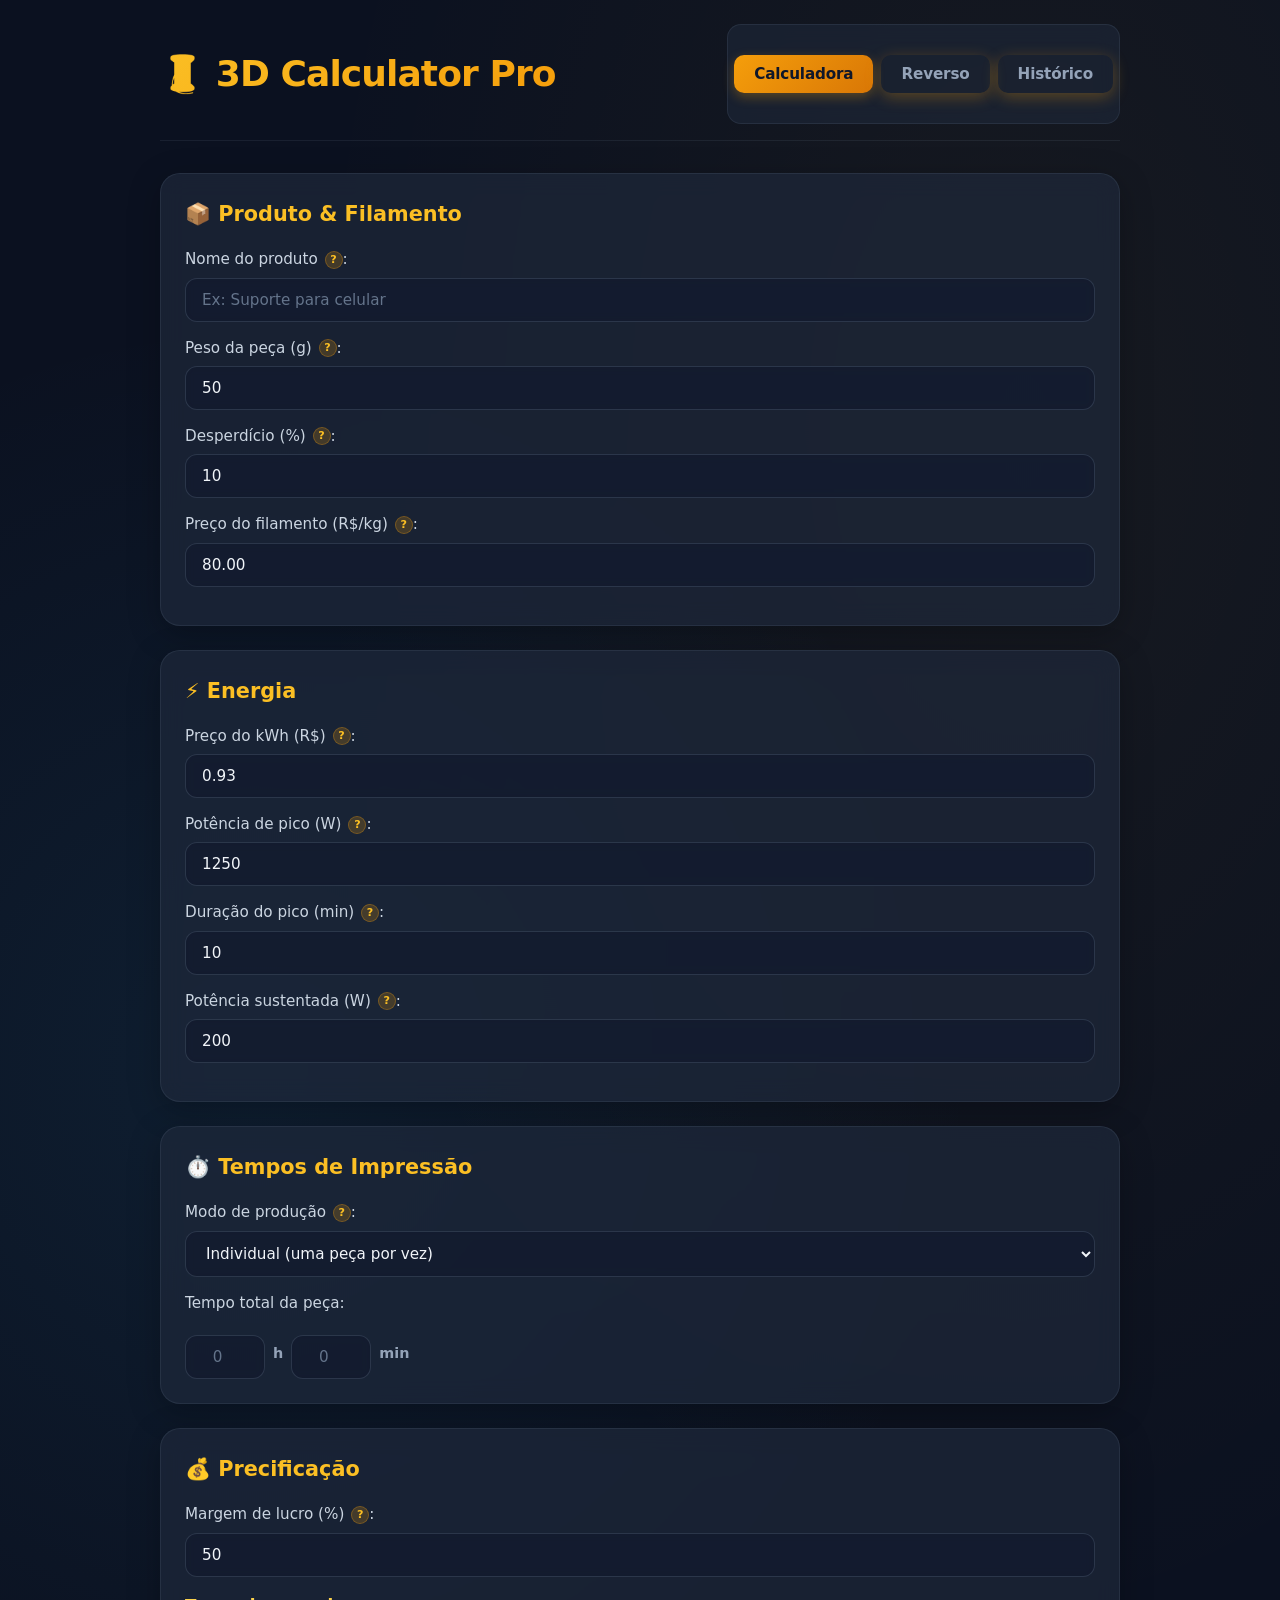
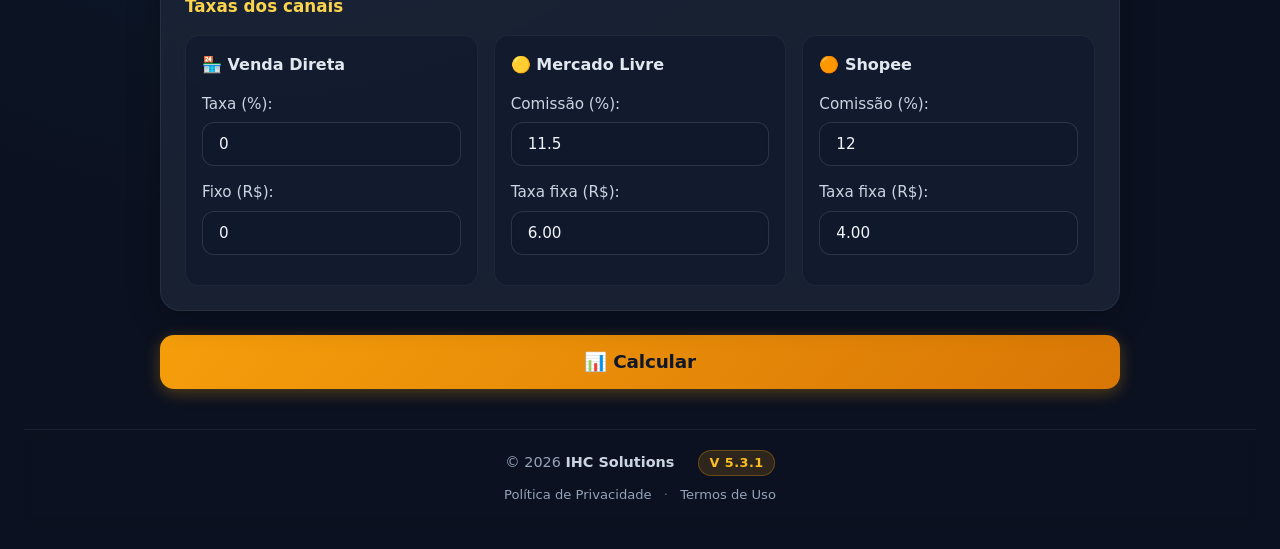
<file: index.html>
<!DOCTYPE html>
<html lang="pt-BR">
<head>
  <meta charset="UTF-8">
  <meta name="viewport" content="width=device-width, initial-scale=1.0">
  <meta name="description" content="Calculadora de custo para impressão 3D com taxas de marketplace e cálculo reverso">
  <meta name="theme-color" content="#0f172a">
  <link rel="manifest" href="/3dcalculator/manifest.json">
  <link rel="icon" href="/3dcalculator/icon-192.png">
  <link rel="apple-touch-icon" href="/3dcalculator/icon-192.png">
  <title>3D Calculator Pro</title>
  <link rel="stylesheet" href="style.css">
</head>
<body>
  <div class="container">
    <header>
      <h1>🧵 3D Calculator Pro</h1>
      <nav class="tabs">
        <button class="tab-btn active" data-tab="calc">Calculadora</button>
        <button class="tab-btn" data-tab="reverso">Reverso</button>
        <button class="tab-btn" data-tab="history">Histórico</button>
      </nav>
    </header>

    <!-- Aba Calculadora -->
    <section id="calc-tab" class="tab-content active">
      <div class="card">
        <h2>📦 Produto & Filamento</h2>
        <label>Nome do produto <span class="tooltip" data-tip="Dê um nome para identificar este produto no histórico">?</span>: <input type="text" id="nomeProduto" placeholder="Ex: Suporte para celular"></label>
        <label>Peso da peça (g) <span class="tooltip" data-tip="Peso da peça final em gramas. Pese a peça pronta com uma balança de precisão">?</span>: <input type="number" id="peso" value="50" step="0.1" inputmode="decimal"></label>
        <label>Desperdício (%) <span class="tooltip" data-tip="Porcentagem de filamento perdido (purga, torre, falhas). Recomenda-se 10%">?</span>: <input type="number" id="desperdicio" value="10" step="0.1" inputmode="decimal"></label>
        <label>Preço do filamento (R$/kg) <span class="tooltip" data-tip="Quanto você pagou no rolo de filamento. Ex: R$ 80,00 por 1kg de PETG">?</span>: <input type="number" id="precoFilamento" value="80.00" step="0.01" inputmode="decimal"></label>
      </div>

      <div class="card">
        <h2>⚡ Energia</h2>
        <label>Preço do kWh (R$) <span class="tooltip" data-tip="Valor total da sua conta de luz dividido pelo consumo. Inclui TUSD, TE e impostos">?</span>: <input type="number" id="precoKwh" value="0.93" step="0.01" inputmode="decimal"></label>
        <label>Potência de pico (W) <span class="tooltip" data-tip="Potência máxima da sua impressora durante o aquecimento. Padrão: 1250W para Creality">?</span>: <input type="number" id="potenciaPico" value="1250" inputmode="numeric"></label>
        <label>Duração do pico (min) <span class="tooltip" data-tip="Tempo que a impressora leva para aquecer a mesa e o bico. Geralmente 10 minutos">?</span>: <input type="number" id="duracaoPico" value="10" inputmode="numeric"></label>
        <label>Potência sustentada (W) <span class="tooltip" data-tip="Potência média durante a impressão. Para impressoras FDM, cerca de 200W">?</span>: <input type="number" id="potenciaSustentada" value="200" inputmode="numeric"></label>
      </div>

      <div class="card">
        <h2>⏱️ Tempos de Impressão</h2>
        <label>Modo de produção <span class="tooltip" data-tip="Individual: uma peça por vez. Lote: várias peças na mesa, rateia o custo de energia">?</span>:
          <select id="modoProducao">
            <option value="individual">Individual (uma peça por vez)</option>
            <option value="lote">Em lote (várias peças juntas)</option>
          </select>
        </label>
        <div id="tempoIndividualContainer">
          <label>Tempo total da peça:</label>
          <div class="tempo-duplo">
            <input type="number" id="tempoIndividualH" placeholder="0" min="0" class="tempo-hora" inputmode="numeric">
            <span class="tempo-separador">h</span>
            <input type="number" id="tempoIndividualM" placeholder="0" min="0" max="59" class="tempo-minuto" inputmode="numeric">
            <span class="tempo-separador">min</span>
          </div>
        </div>
        <div id="tempoLoteContainer" style="display:none;">
          <label>Quantidade de peças no lote <span class="tooltip" data-tip="Quantas peças cabem na mesa de uma vez? Informe o número total">?</span>: <input type="number" id="qtdLote" value="4" min="2" inputmode="numeric"></label>
          <label>Tempo total do lote:</label>
          <div class="tempo-duplo">
            <input type="number" id="tempoLoteTotalH" placeholder="0" min="0" class="tempo-hora" inputmode="numeric">
            <span class="tempo-separador">h</span>
            <input type="number" id="tempoLoteTotalM" placeholder="0" min="0" max="59" class="tempo-minuto" inputmode="numeric">
            <span class="tempo-separador">min</span>
          </div>
          <p class="info">⏱️ Tempo médio por peça: <strong><span id="tempoMedioLote">0:00</span></strong></p>
        </div>
      </div>

      <div class="card">
        <h2>💰 Precificação</h2>
        <label>Margem de lucro (%) <span class="tooltip" data-tip="Porcentagem que você quer ganhar sobre o custo total. 50% é um bom ponto de partida">?</span>: <input type="number" id="margemLucro" value="50" step="1" inputmode="decimal"></label>
        <h3>Taxas dos canais</h3>
        <div class="taxas-grid">
          <div>
            <strong>🏪 Venda Direta</strong>
            <label>Taxa (%): <input type="number" id="taxaDireta" value="0" step="0.1" inputmode="decimal"></label>
            <label>Fixo (R$): <input type="number" id="fixoDireta" value="0" step="0.01" inputmode="decimal"></label>
          </div>
          <div>
            <strong>🟡 Mercado Livre</strong>
            <label>Comissão (%): <input type="number" id="taxaML" value="11.5" step="0.1" inputmode="decimal"></label>
            <label>Taxa fixa (R$): <input type="number" id="fixoML" value="6.00" step="0.01" inputmode="decimal"></label>
          </div>
          <div>
            <strong>🟠 Shopee</strong>
            <label>Comissão (%): <input type="number" id="taxaShopee" value="12" step="0.1" inputmode="decimal"></label>
            <label>Taxa fixa (R$): <input type="number" id="fixoShopee" value="4.00" step="0.01" inputmode="decimal"></label>
          </div>
        </div>
      </div>

      <button id="calcularBtn">📊 Calcular</button>

      <div id="resultados" class="resultados oculto">
        <h2>📈 Resultados</h2>
        <div class="grid-resultados">
          <div class="resumo">
            <h3>🧾 Custo por peça</h3>
            <p>Filamento: R$ <span id="custoFilamento">0.00</span></p>
            <p>Energia: R$ <span id="custoEnergia">0.00</span></p>
            <p><strong>Total: R$ <span id="custoTotalPeca">0.00</span></strong></p>
          </div>
          <div class="resumo">
            <h3>⚡ Consumo de energia</h3>
            <p>Individual: <span id="consumoIndividual">0.000</span> kWh</p>
            <p>Lote (por peça): <span id="consumoLote">0.000</span> kWh</p>
            <p>Economia lote: <span id="economiaLote"></span></p>
          </div>
          <div class="resumo destaque">
            <h3>💲 Preços sugeridos</h3>
            <div id="precosCanais"></div>
          </div>
        </div>
        <button id="salvarHistoricoBtn" class="btn-secundario">💾 Salvar no histórico</button>
        <div id="feedbackMsg" class="feedback-msg oculto">✅ Salvo com sucesso!</div>
      </div>
    </section>

    <!-- Aba Reverso -->
    <section id="reverso-tab" class="tab-content">
      <div class="card">
        <h2>🔄 Cálculo Reverso</h2>
        <p class="info-reverso">Descubra se vale a pena fabricar uma peça baseado no preço que já está sendo praticado no mercado.</p>
      </div>

      <div class="card">
        <h2>🏷️ Preço de Mercado</h2>
        <label>Preço de venda observado (R$) <span class="tooltip" data-tip="Qual o preço que estão cobrando por essa peça no marketplace?">?</span>: <input type="number" id="revPrecoVenda" value="29.90" step="0.01" inputmode="decimal"></label>
        <label>Canal de venda:
          <select id="revCanal">
            <option value="direta">Venda Direta (sem taxas)</option>
            <option value="ml">Mercado Livre (11,5% + R$ 6,00)</option>
            <option value="shopee">Shopee (12% + R$ 4,00)</option>
          </select>
        </label>
      </div>

      <div class="card">
        <h2>📦 Seus Custos</h2>
        <label>Custo do filamento por peça (R$) <span class="tooltip" data-tip="Quanto de filamento é usado em cada peça, em reais. Use a calculadora normal para descobrir">?</span>: <input type="number" id="revCustoFilamento" value="2.20" step="0.01" inputmode="decimal"></label>
        <label>Custo de energia por peça (R$) <span class="tooltip" data-tip="Quanto de energia elétrica é gasto por peça, em reais">?</span>: <input type="number" id="revCustoEnergia" value="0.50" step="0.01" inputmode="decimal"></label>
        <label>Tempo de produção (minutos) <span class="tooltip" data-tip="Quanto tempo leva para imprimir uma unidade? Use para calcular seu ganho por hora">?</span>: <input type="number" id="revTempoProducao" value="60" step="1" inputmode="numeric"></label>
      </div>

      <button id="calcularReversoBtn">🔄 Calcular Viabilidade</button>

      <div id="resultadosReverso" class="resultados oculto">
        <h2>📊 Resultado da Análise</h2>
        <div class="grid-resultados">
          <div class="resumo">
            <h3>🧾 Custos</h3>
            <p>Filamento: R$ <span id="revFilamento">0.00</span></p>
            <p>Energia: R$ <span id="revEnergia">0.00</span></p>
            <p><strong>Custo total: R$ <span id="revCustoTotal">0.00</span></strong></p>
          </div>
          <div class="resumo">
            <h3>🏷️ Venda</h3>
            <p>Preço de venda: R$ <span id="revPreco">0.00</span></p>
            <p>Taxas do canal: R$ <span id="revTaxas">0.00</span></p>
            <p><strong>Valor líquido: R$ <span id="revLiquido">0.00</span></strong></p>
          </div>
          <div class="resumo destaque" id="revVereditoContainer">
            <h3>📋 Veredito</h3>
            <p id="revLucro"></p>
            <p id="revMargem"></p>
            <p id="revVeredito" class="veredito-texto"></p>
          </div>
        </div>
        <button id="salvarReversoBtn" class="btn-secundario">💾 Salvar no histórico</button>
        <div id="feedbackReversoMsg" class="feedback-msg oculto">✅ Salvo com sucesso!</div>
      </div>
    </section>

    <!-- Aba Histórico -->
    <section id="history-tab" class="tab-content">
      <div class="card">
        <h2>📋 Histórico de cálculos</h2>
        <div id="historicoLista">
          <p class="historico-vazio">📋 Nenhum cálculo salvo ainda.<br><small>Faça um cálculo e clique em "Salvar no histórico".</small></p>
        </div>
        <div class="historico-acoes-topo">
          <button id="exportarCsvBtn" class="btn-secundario btn-exportar">📥 Exportar CSV</button>
          <button id="limparHistoricoBtn" class="btn-perigo">🗑️ Limpar histórico</button>
        </div>
      </div>
    </section>
  </div>

  <footer class="footer">
    <div class="footer-content">
      <span>&copy; 2026 <strong>IHC Solutions</strong></span>
      <span class="versao">V 5.3.1</span>
    </div>
    <div class="footer-links">
      <a href="privacidade.html">Política de Privacidade</a>
      <span class="footer-separador">·</span>
      <a href="privacidade.html#termos">Termos de Uso</a>
    </div>
  </footer>

  <script src="app.js"></script>
</body>
</html>
</file>
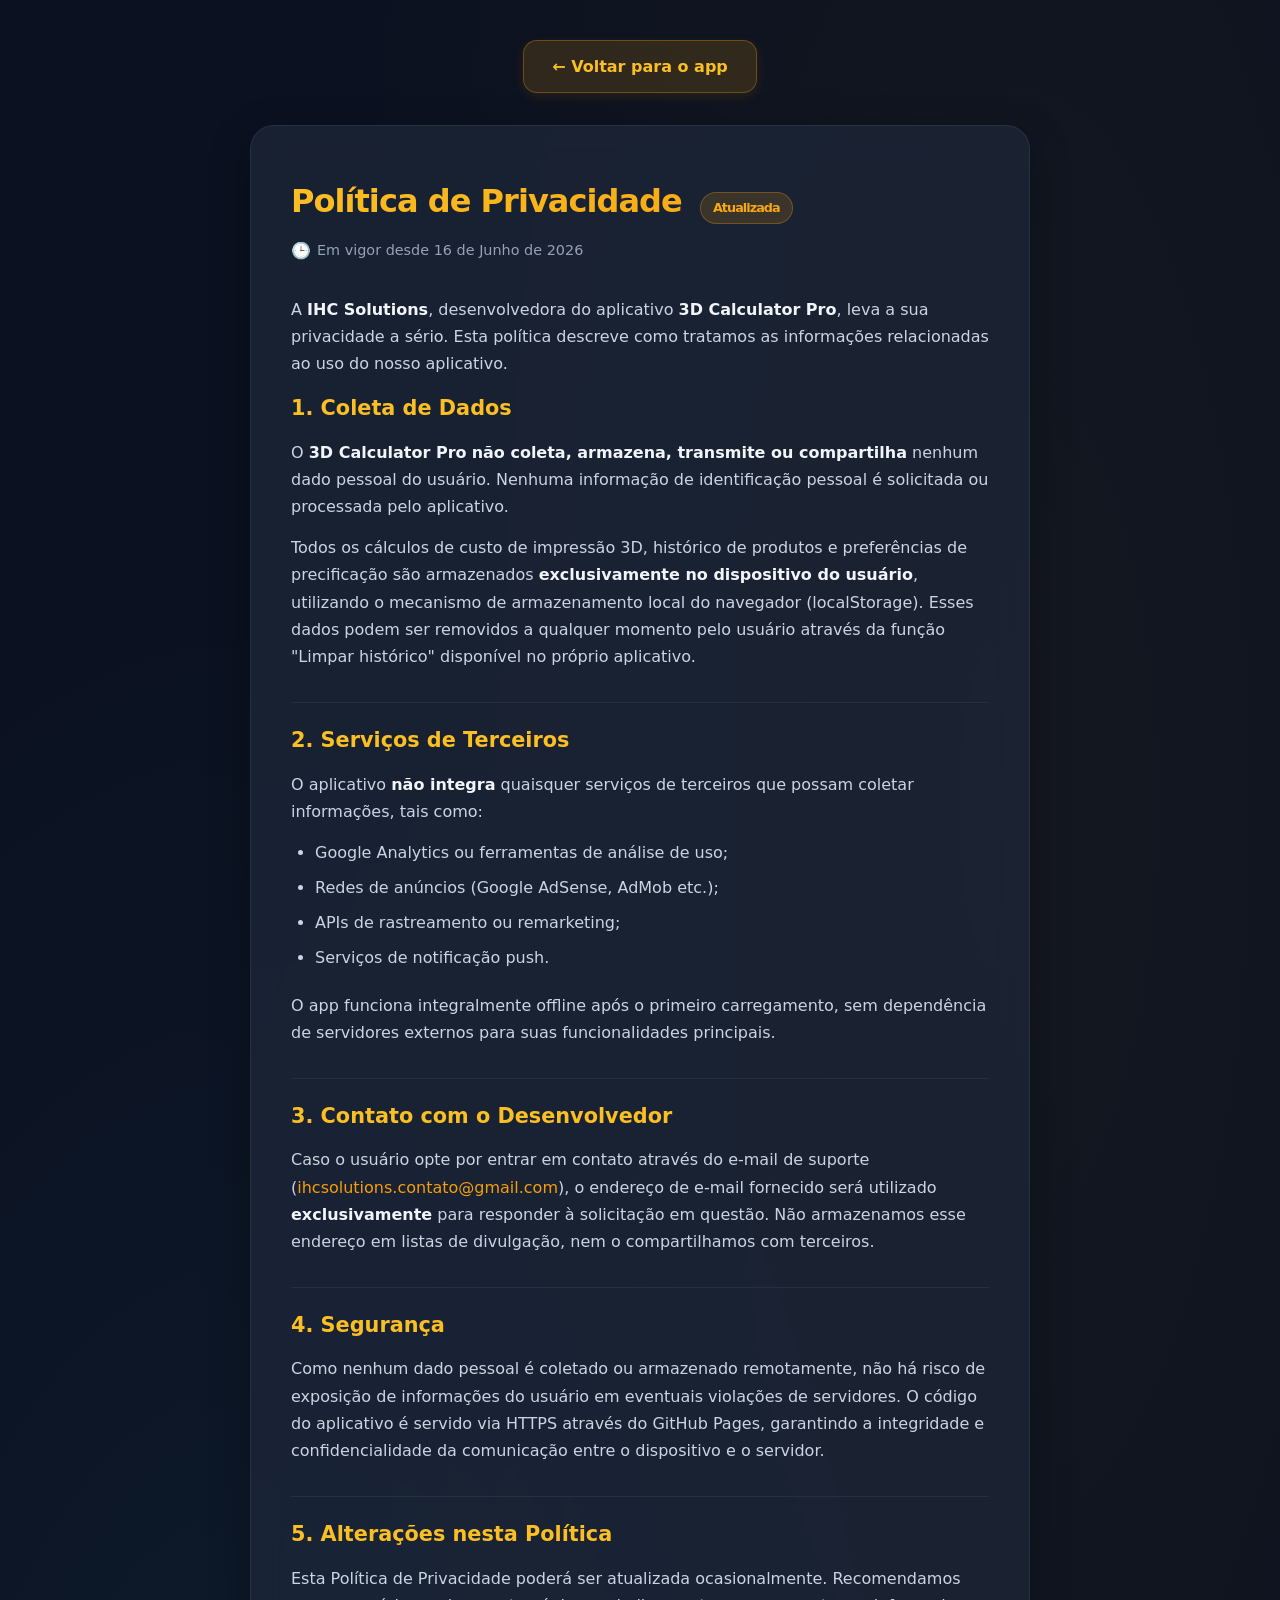
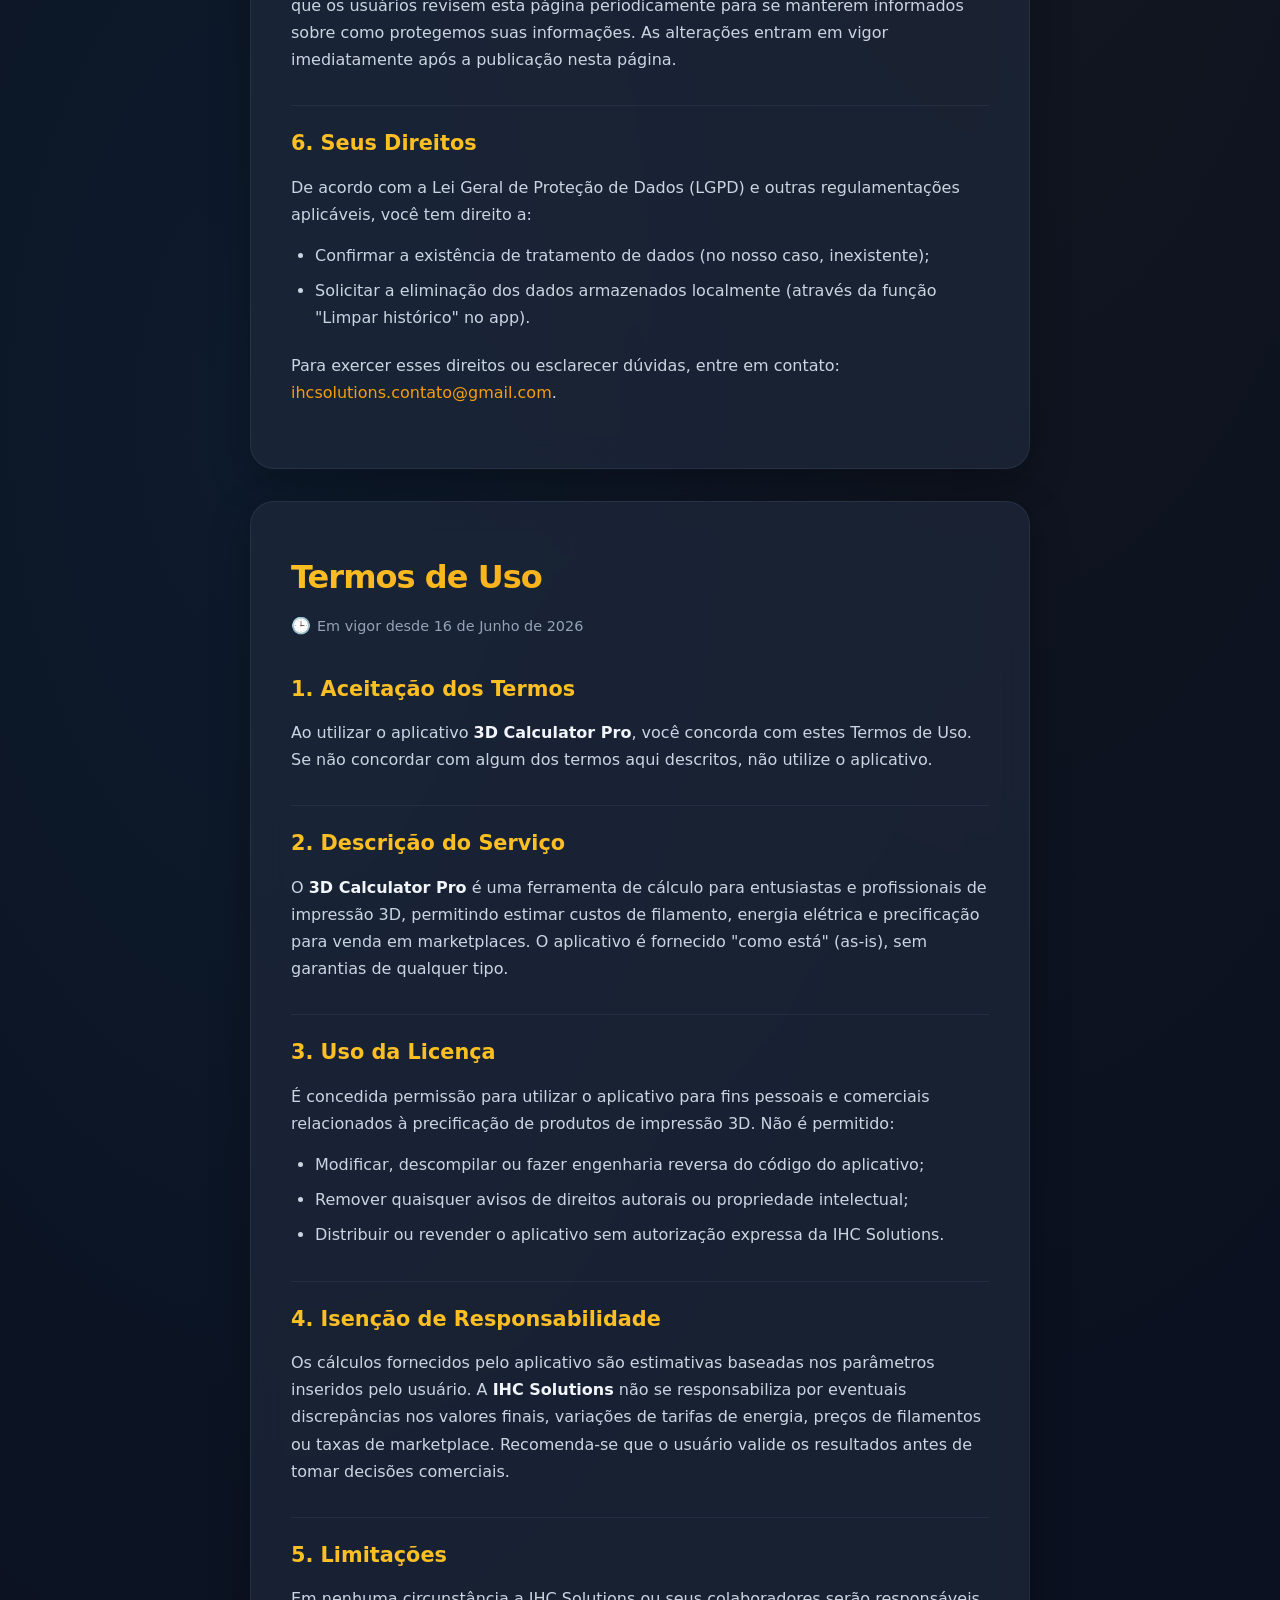
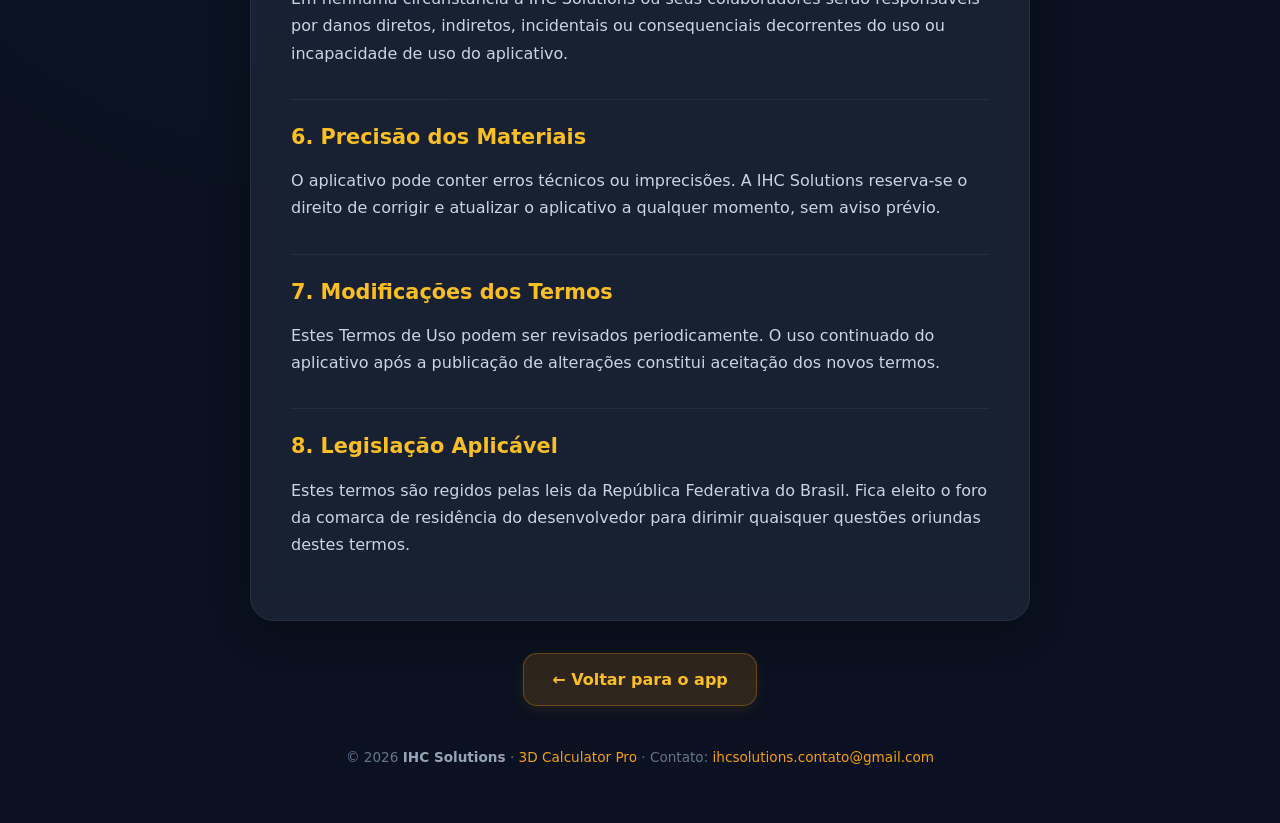
<file: privacidade.html>
<!DOCTYPE html>
<html lang="pt-BR">
<head>
    <meta charset="UTF-8">
    <meta name="viewport" content="width=device-width, initial-scale=1.0">
    <title>Política de Privacidade e Termos de Uso · 3D Calculator Pro</title>
    <style>
        * {
            margin: 0;
            padding: 0;
            box-sizing: border-box;
        }

        body {
            font-family: 'Inter', system-ui, -apple-system, sans-serif;
            background: #0b1120;
            color: #e2e8f0;
            line-height: 1.7;
            min-height: 100vh;
            background-image: 
                radial-gradient(ellipse at 20% 50%, rgba(56, 189, 248, 0.06), transparent 50%),
                radial-gradient(ellipse at 80% 20%, rgba(251, 191, 36, 0.04), transparent 50%);
            padding: 40px 20px;
        }

        .voltar-bar {
            text-align: center;
            margin-bottom: 32px;
        }

        .voltar-btn {
            display: inline-flex;
            align-items: center;
            gap: 8px;
            background: rgba(245, 158, 11, 0.15);
            color: #fbbf24;
            padding: 12px 28px;
            border-radius: 14px;
            text-decoration: none;
            font-weight: 600;
            font-size: 1rem;
            border: 1px solid rgba(245, 158, 11, 0.3);
            transition: all 0.2s;
            box-shadow: 0 4px 12px rgba(245, 158, 11, 0.1);
        }

        .voltar-btn:hover {
            background: rgba(245, 158, 11, 0.25);
            color: #f59e0b;
            transform: translateY(-2px);
            box-shadow: 0 6px 16px rgba(245, 158, 11, 0.2);
        }

        .container {
            max-width: 780px;
            margin: 0 auto;
        }

        .card {
            background: rgba(30, 41, 59, 0.7);
            backdrop-filter: blur(16px);
            border: 1px solid rgba(71, 85, 105, 0.3);
            border-radius: 24px;
            padding: 48px 40px;
            margin-bottom: 32px;
            box-shadow: 0 12px 40px rgba(0, 0, 0, 0.3);
            animation: fadeSlide 0.5s ease;
        }

        @keyframes fadeSlide {
            from { opacity: 0; transform: translateY(16px); }
            to { opacity: 1; transform: translateY(0); }
        }

        h1 {
            font-size: 2rem;
            font-weight: 700;
            background: linear-gradient(135deg, #fbbf24 0%, #f59e0b 100%);
            -webkit-background-clip: text;
            -webkit-text-fill-color: transparent;
            background-clip: text;
            margin-bottom: 8px;
            letter-spacing: -0.03em;
        }

        .data {
            color: #94a3b8;
            font-size: 0.9rem;
            margin-bottom: 32px;
            display: flex;
            align-items: center;
            gap: 6px;
        }

        .data::before {
            content: "🕒";
            font-size: 1rem;
        }

        h2 {
            color: #fbbf24;
            font-size: 1.3rem;
            margin: 32px 0 12px;
            padding-top: 20px;
            border-top: 1px solid rgba(71, 85, 105, 0.25);
        }

        h2:first-of-type {
            border-top: none;
            margin-top: 0;
            padding-top: 0;
        }

        p {
            margin-bottom: 14px;
            color: #cbd5e1;
        }

        ul {
            margin: 12px 0 20px 24px;
            color: #cbd5e1;
        }

        li {
            margin-bottom: 8px;
        }

        strong {
            color: #f1f5f9;
        }

        a {
            color: #f59e0b;
            text-decoration: none;
            font-weight: 500;
            transition: color 0.2s;
        }

        a:hover {
            color: #fbbf24;
            text-decoration: underline;
        }

        .badge {
            display: inline-block;
            background: rgba(245, 158, 11, 0.15);
            color: #fbbf24;
            padding: 4px 12px;
            border-radius: 20px;
            font-size: 0.8rem;
            font-weight: 600;
            margin-left: 8px;
            border: 1px solid rgba(245, 158, 11, 0.3);
        }

        .footer-note {
            text-align: center;
            color: #64748b;
            font-size: 0.85rem;
            margin-top: 40px;
        }

        .footer-note strong {
            color: #94a3b8;
        }

        @media (max-width: 600px) {
            .card {
                padding: 28px 20px;
            }
            h1 {
                font-size: 1.5rem;
            }
            .voltar-btn {
                padding: 10px 20px;
                font-size: 0.95rem;
            }
        }
    </style>
</head>
<body>
    <div class="voltar-bar">
        <a href="index.html" class="voltar-btn">← Voltar para o app</a>
    </div>

    <div class="container">

        <!-- POLÍTICA DE PRIVACIDADE -->
        <div class="card">
            <h1>Política de Privacidade <span class="badge">Atualizada</span></h1>
            <p class="data">Em vigor desde 16 de Junho de 2026</p>

            <p>A <strong>IHC Solutions</strong>, desenvolvedora do aplicativo <strong>3D Calculator Pro</strong>, leva a sua privacidade a sério. Esta política descreve como tratamos as informações relacionadas ao uso do nosso aplicativo.</p>

            <h2>1. Coleta de Dados</h2>
            <p>O <strong>3D Calculator Pro</strong> <strong>não coleta, armazena, transmite ou compartilha</strong> nenhum dado pessoal do usuário. Nenhuma informação de identificação pessoal é solicitada ou processada pelo aplicativo.</p>
            <p>Todos os cálculos de custo de impressão 3D, histórico de produtos e preferências de precificação são armazenados <strong>exclusivamente no dispositivo do usuário</strong>, utilizando o mecanismo de armazenamento local do navegador (localStorage). Esses dados podem ser removidos a qualquer momento pelo usuário através da função "Limpar histórico" disponível no próprio aplicativo.</p>

            <h2>2. Serviços de Terceiros</h2>
            <p>O aplicativo <strong>não integra</strong> quaisquer serviços de terceiros que possam coletar informações, tais como:</p>
            <ul>
                <li>Google Analytics ou ferramentas de análise de uso;</li>
                <li>Redes de anúncios (Google AdSense, AdMob etc.);</li>
                <li>APIs de rastreamento ou remarketing;</li>
                <li>Serviços de notificação push.</li>
            </ul>
            <p>O app funciona integralmente offline após o primeiro carregamento, sem dependência de servidores externos para suas funcionalidades principais.</p>

            <h2>3. Contato com o Desenvolvedor</h2>
            <p>Caso o usuário opte por entrar em contato através do e-mail de suporte (<a href="mailto:ihcsolutions.contato@gmail.com">ihcsolutions.contato@gmail.com</a>), o endereço de e-mail fornecido será utilizado <strong>exclusivamente</strong> para responder à solicitação em questão. Não armazenamos esse endereço em listas de divulgação, nem o compartilhamos com terceiros.</p>

            <h2>4. Segurança</h2>
            <p>Como nenhum dado pessoal é coletado ou armazenado remotamente, não há risco de exposição de informações do usuário em eventuais violações de servidores. O código do aplicativo é servido via HTTPS através do GitHub Pages, garantindo a integridade e confidencialidade da comunicação entre o dispositivo e o servidor.</p>

            <h2>5. Alterações nesta Política</h2>
            <p>Esta Política de Privacidade poderá ser atualizada ocasionalmente. Recomendamos que os usuários revisem esta página periodicamente para se manterem informados sobre como protegemos suas informações. As alterações entram em vigor imediatamente após a publicação nesta página.</p>

            <h2>6. Seus Direitos</h2>
            <p>De acordo com a Lei Geral de Proteção de Dados (LGPD) e outras regulamentações aplicáveis, você tem direito a:</p>
            <ul>
                <li>Confirmar a existência de tratamento de dados (no nosso caso, inexistente);</li>
                <li>Solicitar a eliminação dos dados armazenados localmente (através da função "Limpar histórico" no app).</li>
            </ul>
            <p>Para exercer esses direitos ou esclarecer dúvidas, entre em contato: <a href="mailto:ihcsolutions.contato@gmail.com">ihcsolutions.contato@gmail.com</a>.</p>
        </div>

        <!-- TERMOS DE USO -->
        <div class="card" id="termos">
            <h1>Termos de Uso</h1>
            <p class="data">Em vigor desde 16 de Junho de 2026</p>

            <h2>1. Aceitação dos Termos</h2>
            <p>Ao utilizar o aplicativo <strong>3D Calculator Pro</strong>, você concorda com estes Termos de Uso. Se não concordar com algum dos termos aqui descritos, não utilize o aplicativo.</p>

            <h2>2. Descrição do Serviço</h2>
            <p>O <strong>3D Calculator Pro</strong> é uma ferramenta de cálculo para entusiastas e profissionais de impressão 3D, permitindo estimar custos de filamento, energia elétrica e precificação para venda em marketplaces. O aplicativo é fornecido "como está" (as-is), sem garantias de qualquer tipo.</p>

            <h2>3. Uso da Licença</h2>
            <p>É concedida permissão para utilizar o aplicativo para fins pessoais e comerciais relacionados à precificação de produtos de impressão 3D. Não é permitido:</p>
            <ul>
                <li>Modificar, descompilar ou fazer engenharia reversa do código do aplicativo;</li>
                <li>Remover quaisquer avisos de direitos autorais ou propriedade intelectual;</li>
                <li>Distribuir ou revender o aplicativo sem autorização expressa da IHC Solutions.</li>
            </ul>

            <h2>4. Isenção de Responsabilidade</h2>
            <p>Os cálculos fornecidos pelo aplicativo são estimativas baseadas nos parâmetros inseridos pelo usuário. A <strong>IHC Solutions</strong> não se responsabiliza por eventuais discrepâncias nos valores finais, variações de tarifas de energia, preços de filamentos ou taxas de marketplace. Recomenda-se que o usuário valide os resultados antes de tomar decisões comerciais.</p>

            <h2>5. Limitações</h2>
            <p>Em nenhuma circunstância a IHC Solutions ou seus colaboradores serão responsáveis por danos diretos, indiretos, incidentais ou consequenciais decorrentes do uso ou incapacidade de uso do aplicativo.</p>

            <h2>6. Precisão dos Materiais</h2>
            <p>O aplicativo pode conter erros técnicos ou imprecisões. A IHC Solutions reserva-se o direito de corrigir e atualizar o aplicativo a qualquer momento, sem aviso prévio.</p>

            <h2>7. Modificações dos Termos</h2>
            <p>Estes Termos de Uso podem ser revisados periodicamente. O uso continuado do aplicativo após a publicação de alterações constitui aceitação dos novos termos.</p>

            <h2>8. Legislação Aplicável</h2>
            <p>Estes termos são regidos pelas leis da República Federativa do Brasil. Fica eleito o foro da comarca de residência do desenvolvedor para dirimir quaisquer questões oriundas destes termos.</p>
        </div>

        <div class="voltar-bar">
            <a href="index.html" class="voltar-btn">← Voltar para o app</a>
        </div>

        <p class="footer-note">
            © 2026 <strong>IHC Solutions</strong> · <a href="index.html">3D Calculator Pro</a> · Contato: <a href="mailto:ihcsolutions.contato@gmail.com">ihcsolutions.contato@gmail.com</a>
        </p>
    </div>
</body>
</html>
</file>
<file: style.css>
* {
  margin: 0;
  padding: 0;
  box-sizing: border-box;
  font-family: 'Inter', system-ui, -apple-system, sans-serif;
}

body {
  background: #0b1120;
  color: #e2e8f0;
  padding: 24px;
  line-height: 1.6;
  min-height: 100vh;
  background-image: 
    radial-gradient(ellipse at 20% 50%, rgba(56, 189, 248, 0.08), transparent 50%),
    radial-gradient(ellipse at 80% 20%, rgba(251, 191, 36, 0.05), transparent 50%);
}

.container {
  max-width: 960px;
  margin: 0 auto;
}

header {
  display: flex;
  flex-wrap: wrap;
  justify-content: space-between;
  align-items: center;
  margin-bottom: 32px;
  padding-bottom: 16px;
  border-bottom: 1px solid rgba(148, 163, 184, 0.1);
}

h1 {
  font-size: 2.25rem;
  font-weight: 700;
  background: linear-gradient(135deg, #fbbf24 0%, #f59e0b 100%);
  -webkit-background-clip: text;
  -webkit-text-fill-color: transparent;
  background-clip: text;
  letter-spacing: -0.025em;
}

.tabs {
  display: flex;
  gap: 8px;
  background: rgba(30, 41, 59, 0.6);
  backdrop-filter: blur(10px);
  padding: 6px;
  border-radius: 14px;
  border: 1px solid rgba(71, 85, 105, 0.3);
  flex-wrap: nowrap;
}

.tab-btn {
  padding: 10px 20px;
  background: transparent;
  border: none;
  border-radius: 10px;
  color: #94a3b8;
  cursor: pointer;
  font-weight: 600;
  font-size: 0.95rem;
  transition: all 0.2s ease;
  letter-spacing: -0.01em;
  white-space: nowrap;
}

.tab-btn:hover {
  color: #e2e8f0;
  background: rgba(255, 255, 255, 0.05);
}

.tab-btn.active {
  background: linear-gradient(135deg, #f59e0b 0%, #d97706 100%);
  color: #0f172a;
  box-shadow: 0 4px 12px rgba(245, 158, 11, 0.3);
}

.tab-content {
  display: none;
  animation: fadeSlide 0.3s ease;
}

.tab-content.active {
  display: block;
}

@keyframes fadeSlide {
  from { opacity: 0; transform: translateY(8px); }
  to { opacity: 1; transform: translateY(0); }
}

.card {
  background: rgba(30, 41, 59, 0.7);
  backdrop-filter: blur(12px);
  border: 1px solid rgba(71, 85, 105, 0.3);
  border-radius: 20px;
  padding: 24px;
  margin-bottom: 24px;
  box-shadow: 0 8px 32px rgba(0, 0, 0, 0.25);
  transition: transform 0.2s ease, box-shadow 0.2s ease;
}

.card:hover {
  transform: translateY(-2px);
  box-shadow: 0 12px 40px rgba(0, 0, 0, 0.35);
}

.card h2 {
  margin-bottom: 16px;
  color: #fbbf24;
  font-size: 1.3rem;
  font-weight: 600;
  display: flex;
  align-items: center;
  gap: 8px;
}

.card h3 {
  color: #fcd34d;
  margin: 16px 0 10px;
  font-size: 1.05rem;
  font-weight: 600;
}

label {
  display: block;
  margin: 14px 0;
  color: #cbd5e1;
  font-size: 0.95rem;
  font-weight: 500;
}

input, select {
  width: 100%;
  padding: 12px 16px;
  margin-top: 6px;
  background: rgba(15, 23, 42, 0.6);
  backdrop-filter: blur(4px);
  border: 1px solid rgba(71, 85, 105, 0.5);
  border-radius: 12px;
  color: #f1f5f9;
  font-size: 0.95rem;
  transition: all 0.2s ease;
  outline: none;
}

input:focus, select:focus {
  border-color: #f59e0b;
  box-shadow: 0 0 0 3px rgba(245, 158, 11, 0.2);
  background: rgba(15, 23, 42, 0.8);
}

input::placeholder {
  color: #64748b;
}

.info {
  font-size: 0.85rem;
  color: #94a3b8;
  margin-top: 8px;
  display: flex;
  align-items: center;
  gap: 4px;
}

.info-reverso {
  color: #94a3b8;
  font-size: 0.95rem;
  line-height: 1.5;
}

.info-taxas {
  color: #4ade80;
  font-size: 0.8rem;
  margin-bottom: 8px;
  display: flex;
  align-items: center;
  gap: 4px;
}

.taxas-grid {
  display: grid;
  grid-template-columns: repeat(auto-fit, minmax(200px, 1fr));
  gap: 16px;
  margin-top: 16px;
}

.taxas-grid > div {
  background: rgba(15, 23, 42, 0.5);
  border-radius: 14px;
  padding: 16px;
  border: 1px solid rgba(71, 85, 105, 0.2);
}

button {
  display: block;
  width: 100%;
  padding: 16px;
  background: linear-gradient(135deg, #f59e0b 0%, #d97706 100%);
  color: #0f172a;
  border: none;
  border-radius: 14px;
  font-size: 1.15rem;
  font-weight: 700;
  cursor: pointer;
  margin: 24px 0;
  transition: all 0.2s ease;
  letter-spacing: -0.01em;
  box-shadow: 0 4px 16px rgba(245, 158, 11, 0.3);
}

button:hover {
  transform: translateY(-2px);
  box-shadow: 0 8px 24px rgba(245, 158, 11, 0.4);
  background: linear-gradient(135deg, #fbbf24 0%, #f59e0b 100%);
}

button:active {
  transform: translateY(0);
}

.btn-secundario {
  background: rgba(51, 65, 85, 0.8);
  color: #e2e8f0;
  font-size: 1rem;
  box-shadow: none;
  backdrop-filter: blur(4px);
}

.btn-secundario:hover {
  background: rgba(71, 85, 105, 0.8);
  box-shadow: 0 4px 12px rgba(0, 0, 0, 0.3);
}

.btn-perigo {
  background: rgba(153, 27, 27, 0.7);
  color: #fca5a5;
  font-size: 1rem;
  box-shadow: none;
  backdrop-filter: blur(4px);
}

.btn-perigo:hover {
  background: rgba(127, 29, 29, 0.9);
  box-shadow: 0 4px 12px rgba(153, 27, 27, 0.3);
}

.resultados {
  background: rgba(30, 41, 59, 0.7);
  backdrop-filter: blur(12px);
  border: 1px solid rgba(71, 85, 105, 0.3);
  border-radius: 20px;
  padding: 24px;
  margin-top: 24px;
  animation: fadeSlide 0.3s ease;
}

.oculto {
  display: none;
}

.grid-resultados {
  display: grid;
  gap: 20px;
  grid-template-columns: repeat(auto-fit, minmax(260px, 1fr));
  margin: 20px 0;
}

.resumo {
  background: rgba(15, 23, 42, 0.6);
  backdrop-filter: blur(4px);
  padding: 20px;
  border-radius: 16px;
  border: 1px solid rgba(71, 85, 105, 0.2);
}

.resumo h3 {
  color: #fbbf24;
  margin-bottom: 12px;
  font-weight: 600;
}

.resumo p {
  margin: 8px 0;
  font-size: 0.95rem;
}

.destaque {
  background: linear-gradient(135deg, rgba(30, 58, 138, 0.5), rgba(23, 37, 84, 0.6));
  border: 1px solid rgba(59, 130, 246, 0.4);
}

.economia-positiva {
  color: #4ade80;
  font-weight: 600;
  margin-top: 8px;
}

.economia-negativa {
  color: #f87171;
  font-weight: 600;
  margin-top: 8px;
}

.veredito-texto {
  font-size: 1.2rem;
  font-weight: 700;
  margin-top: 12px;
}

.veredito-positivo {
  color: #4ade80;
}

.veredito-negativo {
  color: #f87171;
}

.veredito-alerta {
  color: #fbbf24;
}

.historico-item {
  background: rgba(15, 23, 42, 0.5);
  backdrop-filter: blur(4px);
  padding: 16px;
  border-radius: 14px;
  margin-bottom: 12px;
  display: flex;
  justify-content: space-between;
  align-items: center;
  flex-wrap: wrap;
  gap: 12px;
  border: 1px solid rgba(71, 85, 105, 0.2);
  transition: all 0.2s ease;
}

.historico-item:hover {
  border-color: rgba(245, 158, 11, 0.3);
  background: rgba(15, 23, 42, 0.7);
}

.historico-info {
  flex: 1;
  font-size: 0.95rem;
}

.historico-acoes button {
  margin: 0 4px;
  padding: 8px 14px;
  font-size: 0.9rem;
  width: auto;
  border-radius: 10px;
}

.historico-acoes-topo {
  display: flex;
  gap: 12px;
  margin-top: 16px;
  flex-wrap: wrap;
}

.btn-exportar {
  flex: 1;
  min-width: 150px;
}

.tempo-duplo {
  display: flex;
  align-items: center;
  gap: 8px;
  margin-top: 6px;
}

.tempo-hora,
.tempo-minuto {
  width: 80px;
  text-align: center;
}

.tempo-separador {
  color: #94a3b8;
  font-weight: 600;
  font-size: 0.9rem;
}

.feedback-msg {
  text-align: center;
  color: #4ade80;
  font-weight: 600;
  font-size: 1rem;
  margin-top: 16px;
  padding: 10px;
  background: rgba(74, 222, 128, 0.1);
  border: 1px solid rgba(74, 222, 128, 0.3);
  border-radius: 12px;
  transition: opacity 0.3s ease, transform 0.3s ease;
}

.feedback-msg.oculto {
  display: none;
}

.historico-vazio {
  text-align: center;
  color: #64748b;
  padding: 24px;
  font-size: 0.95rem;
}

.historico-vazio small {
  display: block;
  margin-top: 6px;
  color: #475569;
}

/* Tooltips */
.tooltip {
  display: inline-flex;
  align-items: center;
  justify-content: center;
  width: 18px;
  height: 18px;
  background: rgba(245, 158, 11, 0.2);
  color: #fbbf24;
  border-radius: 50%;
  font-size: 0.7rem;
  font-weight: 700;
  cursor: help;
  position: relative;
  vertical-align: middle;
  margin-left: 2px;
  transition: all 0.2s;
  border: 1px solid rgba(245, 158, 11, 0.3);
}

.tooltip:hover {
  background: rgba(245, 158, 11, 0.35);
}

.tooltip::after {
  content: attr(data-tip);
  position: absolute;
  bottom: calc(100% + 8px);
  left: 50%;
  transform: translateX(-50%);
  background: #1e293b;
  color: #e2e8f0;
  padding: 8px 12px;
  border-radius: 8px;
  font-size: 0.78rem;
  font-weight: 400;
  max-width: 250px;
  white-space: normal;
  word-wrap: break-word;
  opacity: 0;
  pointer-events: none;
  transition: opacity 0.2s;
  z-index: 100;
  box-shadow: 0 4px 12px rgba(0,0,0,0.4);
  border: 1px solid rgba(71, 85, 105, 0.5);
}

.tooltip:hover::after,
.tooltip.tooltip-ativo::after {
  opacity: 1;
}

/* Badges de tipo no histórico */
.badge-tipo {
  display: inline-block;
  padding: 2px 10px;
  border-radius: 12px;
  font-size: 0.75rem;
  font-weight: 700;
  margin-right: 6px;
  vertical-align: middle;
}

.calculo-badge {
  background: rgba(59, 130, 246, 0.2);
  color: #60a5fa;
  border: 1px solid rgba(59, 130, 246, 0.3);
}

.reverso-badge {
  background: rgba(245, 158, 11, 0.2);
  color: #fbbf24;
  border: 1px solid rgba(245, 158, 11, 0.3);
}

/* Editar nome no histórico */
.btn-editar-nome {
  background: none;
  border: none;
  cursor: pointer;
  font-size: 0.8rem;
  padding: 2px 4px;
  margin: 0 4px;
  color: #94a3b8;
  transition: color 0.2s;
  width: auto;
  box-shadow: none;
  vertical-align: middle;
}

.btn-editar-nome:hover {
  color: #fbbf24;
  background: none;
  box-shadow: none;
}

.input-editar-nome {
  display: inline-block;
  width: 150px;
  padding: 4px 8px;
  margin-right: 4px;
  font-size: 0.9rem;
  background: rgba(15, 23, 42, 0.8);
  border: 1px solid #f59e0b;
  border-radius: 6px;
  color: #f1f5f9;
  vertical-align: middle;
}

/* Footer */
.footer {
  margin-top: 40px;
  padding: 20px 0;
  border-top: 1px solid rgba(71, 85, 105, 0.3);
  text-align: center;
  color: #94a3b8;
  font-size: 0.9rem;
  backdrop-filter: blur(4px);
}

.footer-content {
  display: flex;
  justify-content: center;
  align-items: center;
  gap: 24px;
  flex-wrap: wrap;
}

.footer strong {
  color: #cbd5e1;
  font-weight: 600;
}

.versao {
  background: rgba(245, 158, 11, 0.15);
  color: #fbbf24;
  padding: 2px 10px;
  border-radius: 20px;
  font-size: 0.8rem;
  font-weight: 600;
  letter-spacing: 0.5px;
  border: 1px solid rgba(245, 158, 11, 0.3);
}

.footer-links {
  text-align: center;
  margin-top: 8px;
  font-size: 0.82rem;
  color: #64748b;
}

.footer-links a {
  color: #94a3b8;
  text-decoration: none;
  transition: color 0.2s;
}

.footer-links a:hover {
  color: #f59e0b;
}

.footer-separador {
  margin: 0 8px;
}

/* Responsivo */
@media (max-width: 600px) {
  body {
    padding: 16px;
  }
  
  h1 {
    font-size: 1.8rem;
  }

  header {
    flex-direction: column;
    gap: 12px;
    align-items: flex-start;
  }
  
  .card {
    padding: 18px;
  }
  
  .historico-item {
    flex-direction: column;
    align-items: flex-start;
  }
  
  .taxas-grid {
    grid-template-columns: 1fr;
  }

  .tempo-hora,
  .tempo-minuto {
    width: 65px;
  }

  .tabs {
    gap: 4px;
    padding: 4px;
    flex-wrap: nowrap;
    overflow-x: auto;
    -webkit-overflow-scrolling: touch;
  }

  .tab-btn {
    padding: 8px 10px;
    font-size: 0.8rem;
    white-space: nowrap;
  }

  .tooltip::after {
    max-width: 180px;
    font-size: 0.7rem;
  }
}
</file>
